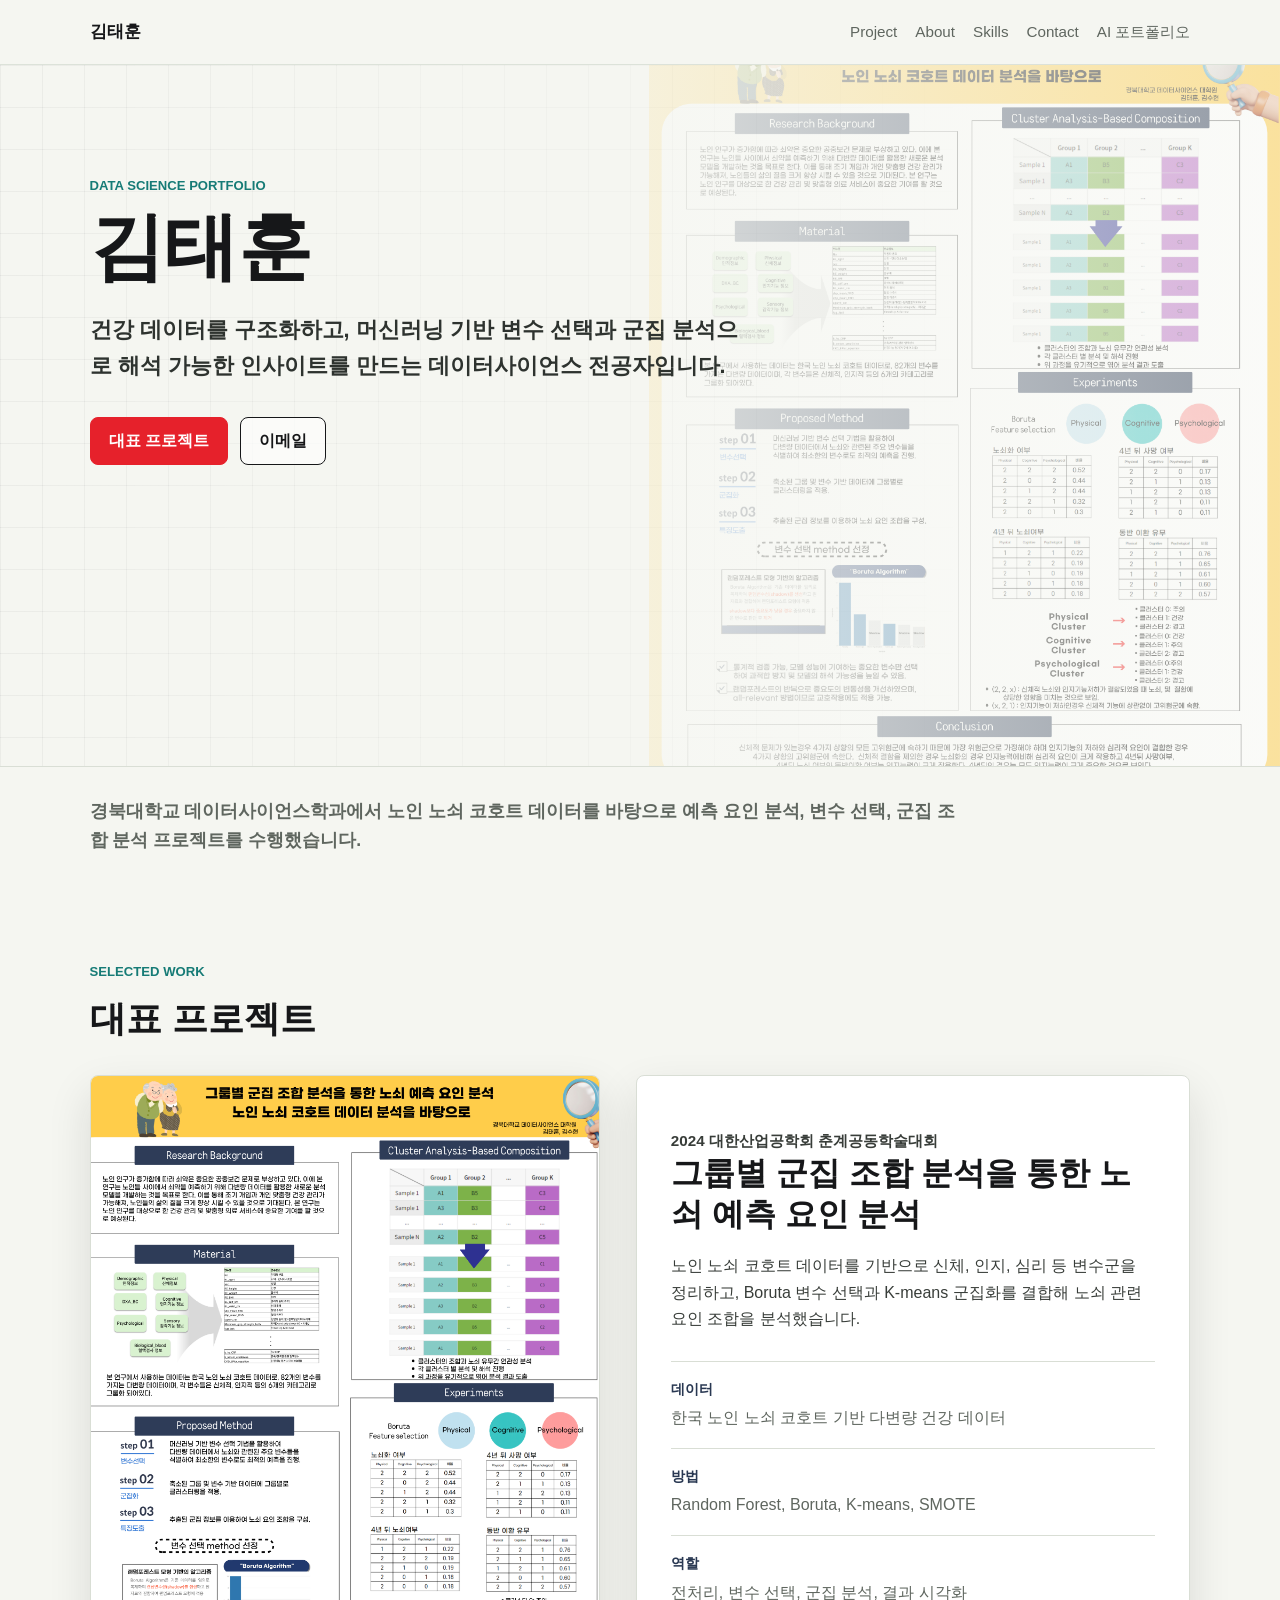
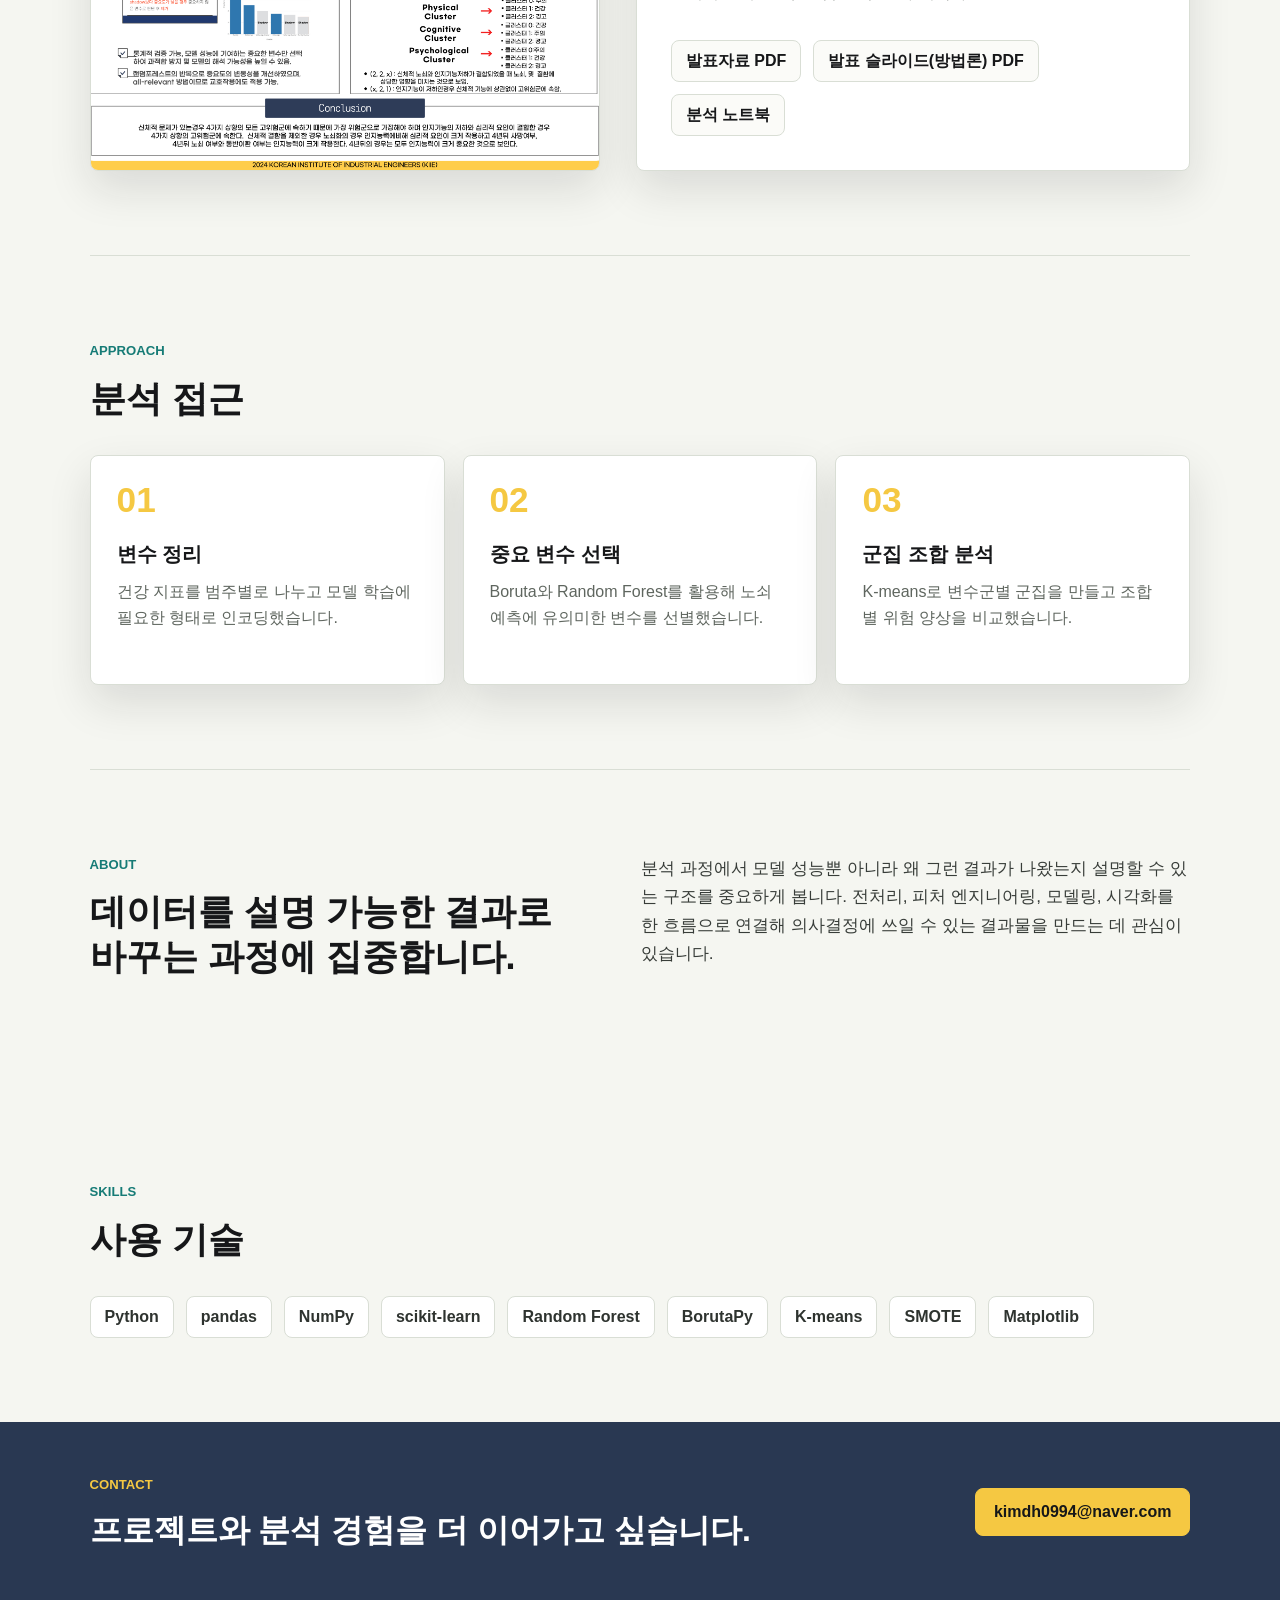
<file: research/index.html>
<!doctype html>
<html lang="ko">
  <head>
    <meta charset="utf-8">
    <meta name="viewport" content="width=device-width, initial-scale=1">
    <title>김태훈 | 데이터사이언스 포트폴리오</title>
    <meta
      name="description"
      content="경북대학교 데이터사이언스학과 김태훈의 데이터 분석 및 머신러닝 포트폴리오입니다."
    >
    <link rel="stylesheet" href="styles.css">
  </head>
  <body>
    <header class="site-header">
      <a class="brand" href="#top">김태훈</a>
      <nav class="site-nav" aria-label="주요 섹션">
        <a href="#work">Project</a>
        <a href="#about">About</a>
        <a href="#skills">Skills</a>
        <a href="#contact">Contact</a>
        <a href="../index.html">AI 포트폴리오</a>
      </nav>
    </header>

    <main id="top">
      <section class="hero" aria-labelledby="hero-title">
        <div class="hero-inner">
          <p class="eyebrow">Data Science Portfolio</p>
          <h1 id="hero-title">김태훈</h1>
          <p class="hero-copy">
            건강 데이터를 구조화하고, 머신러닝 기반 변수 선택과 군집 분석으로
            해석 가능한 인사이트를 만드는 데이터사이언스 전공자입니다.
          </p>
          <div class="hero-actions" aria-label="주요 이동">
            <a class="button primary" href="#work">대표 프로젝트</a>
            <a class="button ghost" href="mailto:kimdh0994@naver.com">이메일</a>
          </div>
        </div>
      </section>

      <section class="section intro-strip" aria-label="포트폴리오 요약">
        <p>
          경북대학교 데이터사이언스학과에서 노인 노쇠 코호트 데이터를 바탕으로
          예측 요인 분석, 변수 선택, 군집 조합 분석 프로젝트를 수행했습니다.
        </p>
      </section>

      <section class="section" id="work" aria-labelledby="work-title">
        <div class="section-heading">
          <p class="eyebrow">Selected Work</p>
          <h2 id="work-title">대표 프로젝트</h2>
        </div>

        <article class="project">
          <div class="project-media">
            <img
              src="assets/frailty-poster.png"
              alt="그룹별 군집 조합 분석을 통한 노쇠 예측 요인 분석 포스터"
            >
          </div>
          <div class="project-content">
            <p class="project-kicker">2024 대한산업공학회 춘계공동학술대회</p>
            <h3>그룹별 군집 조합 분석을 통한 노쇠 예측 요인 분석</h3>
            <p>
              노인 노쇠 코호트 데이터를 기반으로 신체, 인지, 심리 등 변수군을
              정리하고, Boruta 변수 선택과 K-means 군집화를 결합해 노쇠 관련
              요인 조합을 분석했습니다.
            </p>
            <dl class="project-facts">
              <div>
                <dt>데이터</dt>
                <dd>한국 노인 노쇠 코호트 기반 다변량 건강 데이터</dd>
              </div>
              <div>
                <dt>방법</dt>
                <dd>Random Forest, Boruta, K-means, SMOTE</dd>
              </div>
              <div>
                <dt>역할</dt>
                <dd>전처리, 변수 선택, 군집 분석, 결과 시각화</dd>
              </div>
            </dl>
            <div class="link-row" aria-label="프로젝트 자료">
              <a href="포트폴리오%20자료/김태훈_포스터.pdf">발표자료 PDF</a>
              <a href="포트폴리오%20자료/김태훈_발표슬라이드.pdf">발표 슬라이드(방법론) PDF</a>
              <a href="포트폴리오%20자료/최종코딩.ipynb">분석 노트북</a>
            </div>
          </div>
        </article>
      </section>

      <section class="section process" aria-labelledby="process-title">
        <div class="section-heading">
          <p class="eyebrow">Approach</p>
          <h2 id="process-title">분석 접근</h2>
        </div>
        <div class="process-grid">
          <article>
            <span>01</span>
            <h3>변수 정리</h3>
            <p>건강 지표를 범주별로 나누고 모델 학습에 필요한 형태로 인코딩했습니다.</p>
          </article>
          <article>
            <span>02</span>
            <h3>중요 변수 선택</h3>
            <p>Boruta와 Random Forest를 활용해 노쇠 예측에 유의미한 변수를 선별했습니다.</p>
          </article>
          <article>
            <span>03</span>
            <h3>군집 조합 분석</h3>
            <p>K-means로 변수군별 군집을 만들고 조합별 위험 양상을 비교했습니다.</p>
          </article>
        </div>
      </section>

      <section class="section split-section" id="about" aria-labelledby="about-title">
        <div class="section-heading">
          <p class="eyebrow">About</p>
          <h2 id="about-title">데이터를 설명 가능한 결과로 바꾸는 과정에 집중합니다.</h2>
        </div>
        <div class="about-copy">
          <p>
            분석 과정에서 모델 성능뿐 아니라 왜 그런 결과가 나왔는지 설명할 수
            있는 구조를 중요하게 봅니다. 전처리, 피처 엔지니어링, 모델링,
            시각화를 한 흐름으로 연결해 의사결정에 쓰일 수 있는 결과물을
            만드는 데 관심이 있습니다.
          </p>
        </div>
      </section>

      <section class="section" id="skills" aria-labelledby="skills-title">
        <div class="section-heading">
          <p class="eyebrow">Skills</p>
          <h2 id="skills-title">사용 기술</h2>
        </div>
        <ul class="skill-list">
          <li>Python</li>
          <li>pandas</li>
          <li>NumPy</li>
          <li>scikit-learn</li>
          <li>Random Forest</li>
          <li>BorutaPy</li>
          <li>K-means</li>
          <li>SMOTE</li>
          <li>Matplotlib</li>
        </ul>
      </section>

      <section class="contact" id="contact" aria-labelledby="contact-title">
        <div>
          <p class="eyebrow">Contact</p>
          <h2 id="contact-title">프로젝트와 분석 경험을 더 이어가고 싶습니다.</h2>
        </div>
        <a class="button primary" href="mailto:kimdh0994@naver.com">kimdh0994@naver.com</a>
      </section>
    </main>
  </body>
</html>
</file>
<file: research/styles.css>
:root {
  color-scheme: light;
  --ink: #161719;
  --muted: #5f665f;
  --paper: #f5f6f1;
  --surface: #ffffff;
  --line: #d9ded5;
  --accent: #e6212b;
  --teal: #167b76;
  --gold: #f5c842;
  --navy: #293852;
  --shadow: 0 18px 44px rgba(22, 23, 25, 0.12);
}

* {
  box-sizing: border-box;
}

html {
  scroll-behavior: smooth;
}

body {
  margin: 0;
  background: var(--paper);
  color: var(--ink);
  font-family: "Pretendard", "Noto Sans KR", "Apple SD Gothic Neo", "Malgun Gothic", Arial, sans-serif;
  line-height: 1.65;
  letter-spacing: 0;
}

a {
  color: inherit;
}

img {
  display: block;
  max-width: 100%;
}

.site-header {
  position: sticky;
  top: 0;
  z-index: 10;
  display: flex;
  align-items: center;
  justify-content: space-between;
  gap: 24px;
  padding: 18px 7vw;
  border-bottom: 1px solid rgba(217, 222, 213, 0.85);
  background: rgba(245, 246, 241, 0.92);
  backdrop-filter: blur(14px);
}

.brand {
  font-size: 1.05rem;
  font-weight: 800;
  text-decoration: none;
}

.site-nav {
  display: flex;
  align-items: center;
  gap: 18px;
  color: var(--muted);
  font-size: 0.95rem;
}

.site-nav a {
  text-decoration: none;
}

.site-nav a:hover {
  color: var(--ink);
}

.hero {
  position: relative;
  min-height: 78svh;
  overflow: hidden;
  border-bottom: 1px solid var(--line);
  background:
    linear-gradient(90deg, rgba(245, 246, 241, 0.98) 0%, rgba(245, 246, 241, 0.9) 46%, rgba(245, 246, 241, 0.5) 100%),
    url("assets/frailty-poster.png") right center / auto 108% no-repeat;
}

.hero::after {
  content: "";
  position: absolute;
  inset: 0;
  pointer-events: none;
  background:
    linear-gradient(rgba(22, 23, 25, 0.045) 1px, transparent 1px),
    linear-gradient(90deg, rgba(22, 23, 25, 0.045) 1px, transparent 1px);
  background-size: 42px 42px;
  mask-image: linear-gradient(90deg, #000 0%, transparent 78%);
}

.hero-inner {
  position: relative;
  z-index: 1;
  width: min(760px, 86vw);
  padding: 110px 0 92px;
  margin-left: 7vw;
}

.eyebrow {
  margin: 0 0 14px;
  color: var(--teal);
  font-size: 0.82rem;
  font-weight: 800;
  text-transform: uppercase;
}

h1,
h2,
h3,
p {
  overflow-wrap: break-word;
}

h1 {
  margin: 0;
  font-size: 4.6rem;
  line-height: 1;
  letter-spacing: 0;
}

.hero-copy {
  max-width: 650px;
  margin: 28px 0 0;
  color: #2e332f;
  font-size: 1.35rem;
  font-weight: 600;
}

.hero-actions,
.link-row {
  display: flex;
  flex-wrap: wrap;
  gap: 12px;
  margin-top: 34px;
}

.button {
  display: inline-flex;
  min-height: 48px;
  align-items: center;
  justify-content: center;
  padding: 0 18px;
  border: 1px solid var(--ink);
  border-radius: 8px;
  font-weight: 800;
  text-decoration: none;
}

.button.primary {
  border-color: var(--accent);
  background: var(--accent);
  color: #ffffff;
}

.button.ghost {
  background: rgba(255, 255, 255, 0.62);
}

.section {
  width: min(1180px, 86vw);
  margin: 0 auto;
  padding: 84px 0;
}

.intro-strip {
  padding: 30px 0 22px;
}

.intro-strip p {
  max-width: 880px;
  margin: 0;
  color: var(--muted);
  font-size: 1.1rem;
  font-weight: 700;
}

.section-heading {
  max-width: 760px;
  margin-bottom: 34px;
}

.section-heading h2 {
  margin: 0;
  font-size: 2.25rem;
  line-height: 1.25;
}

.project {
  display: grid;
  grid-template-columns: minmax(300px, 0.92fr) minmax(320px, 1fr);
  gap: 36px;
  align-items: stretch;
}

.project-media,
.project-content,
.process-grid article {
  border: 1px solid var(--line);
  border-radius: 8px;
  background: var(--surface);
  box-shadow: var(--shadow);
}

.project-media {
  min-height: 520px;
  overflow: hidden;
}

.project-media img {
  width: 100%;
  height: 100%;
  object-fit: cover;
  object-position: top center;
}

.project-content {
  padding: 34px;
}

.project-kicker {
  margin: 0 0 10px;
  color: var(--accent);
  font-size: 0.95rem;
  font-weight: 800;
}

.project-content h3 {
  margin: 0;
  font-size: 2rem;
  line-height: 1.28;
}

.project-content p {
  margin: 18px 0 0;
  color: #383d39;
}

.project-facts {
  display: grid;
  gap: 16px;
  margin: 28px 0 0;
}

.project-facts div {
  padding-top: 16px;
  border-top: 1px solid var(--line);
}

.project-facts dt {
  color: var(--navy);
  font-size: 0.9rem;
  font-weight: 900;
}

.project-facts dd {
  margin: 4px 0 0;
  color: var(--muted);
}

.link-row a {
  display: inline-flex;
  min-height: 42px;
  align-items: center;
  padding: 0 14px;
  border: 1px solid var(--line);
  border-radius: 8px;
  background: #fbfbf8;
  color: var(--ink);
  font-weight: 800;
  text-decoration: none;
}

.link-row a:hover {
  border-color: var(--accent);
  color: var(--accent);
}

.process {
  border-top: 1px solid var(--line);
}

.process-grid {
  display: grid;
  grid-template-columns: repeat(3, minmax(0, 1fr));
  gap: 18px;
}

.process-grid article {
  min-height: 230px;
  padding: 26px;
}

.process-grid span {
  color: var(--gold);
  font-size: 2.2rem;
  font-weight: 900;
  line-height: 1;
}

.process-grid h3 {
  margin: 18px 0 8px;
  font-size: 1.25rem;
}

.process-grid p {
  margin: 0;
  color: var(--muted);
}

.split-section {
  display: grid;
  grid-template-columns: 0.95fr 1.05fr;
  gap: 54px;
  border-top: 1px solid var(--line);
}

.about-copy p {
  margin: 0;
  color: #383d39;
  font-size: 1.08rem;
}

.skill-list {
  display: flex;
  flex-wrap: wrap;
  gap: 12px;
  padding: 0;
  margin: 0;
  list-style: none;
}

.skill-list li {
  display: inline-flex;
  min-height: 42px;
  align-items: center;
  padding: 0 14px;
  border: 1px solid var(--line);
  border-radius: 8px;
  background: var(--surface);
  color: #2e332f;
  font-weight: 800;
}

.contact {
  display: flex;
  align-items: center;
  justify-content: space-between;
  gap: 28px;
  padding: 52px 7vw;
  background: var(--navy);
  color: #ffffff;
}

.contact .eyebrow {
  color: var(--gold);
}

.contact h2 {
  max-width: 720px;
  margin: 0;
  font-size: 2rem;
  line-height: 1.25;
}

.contact .button.primary {
  border-color: var(--gold);
  background: var(--gold);
  color: var(--ink);
}

@media (max-width: 860px) {
  .site-header {
    align-items: flex-start;
    flex-direction: column;
    gap: 12px;
    padding: 16px 6vw;
  }

  .site-nav {
    width: 100%;
    justify-content: space-between;
    gap: 10px;
    font-size: 0.88rem;
  }

  .hero {
    min-height: 72svh;
    background:
      linear-gradient(180deg, rgba(245, 246, 241, 0.99) 0%, rgba(245, 246, 241, 0.91) 62%, rgba(245, 246, 241, 0.62) 100%),
      url("assets/frailty-poster.png") center bottom / 118% auto no-repeat;
  }

  .hero::after {
    mask-image: linear-gradient(180deg, #000 0%, transparent 80%);
  }

  .hero-inner {
    width: 88vw;
    padding: 76px 0 180px;
    margin: 0 auto;
  }

  h1 {
    font-size: 3.2rem;
  }

  .hero-copy {
    font-size: 1.1rem;
  }

  .section {
    width: 88vw;
    padding: 64px 0;
  }

  .project,
  .process-grid,
  .split-section {
    grid-template-columns: 1fr;
  }

  .project-media {
    min-height: 420px;
  }

  .project-content {
    padding: 26px;
  }

  .project-content h3,
  .section-heading h2,
  .contact h2 {
    font-size: 1.7rem;
  }

  .contact {
    align-items: flex-start;
    flex-direction: column;
    padding: 48px 6vw;
  }
}

@media (max-width: 520px) {
  .site-nav {
    overflow-x: auto;
    justify-content: flex-start;
    padding-bottom: 2px;
  }

  .hero-inner {
    padding-bottom: 150px;
  }

  h1 {
    font-size: 2.65rem;
  }

  .hero-actions,
  .link-row {
    flex-direction: column;
  }

  .button,
  .link-row a {
    width: 100%;
  }

  .project-media {
    min-height: 340px;
  }
}
</file>
